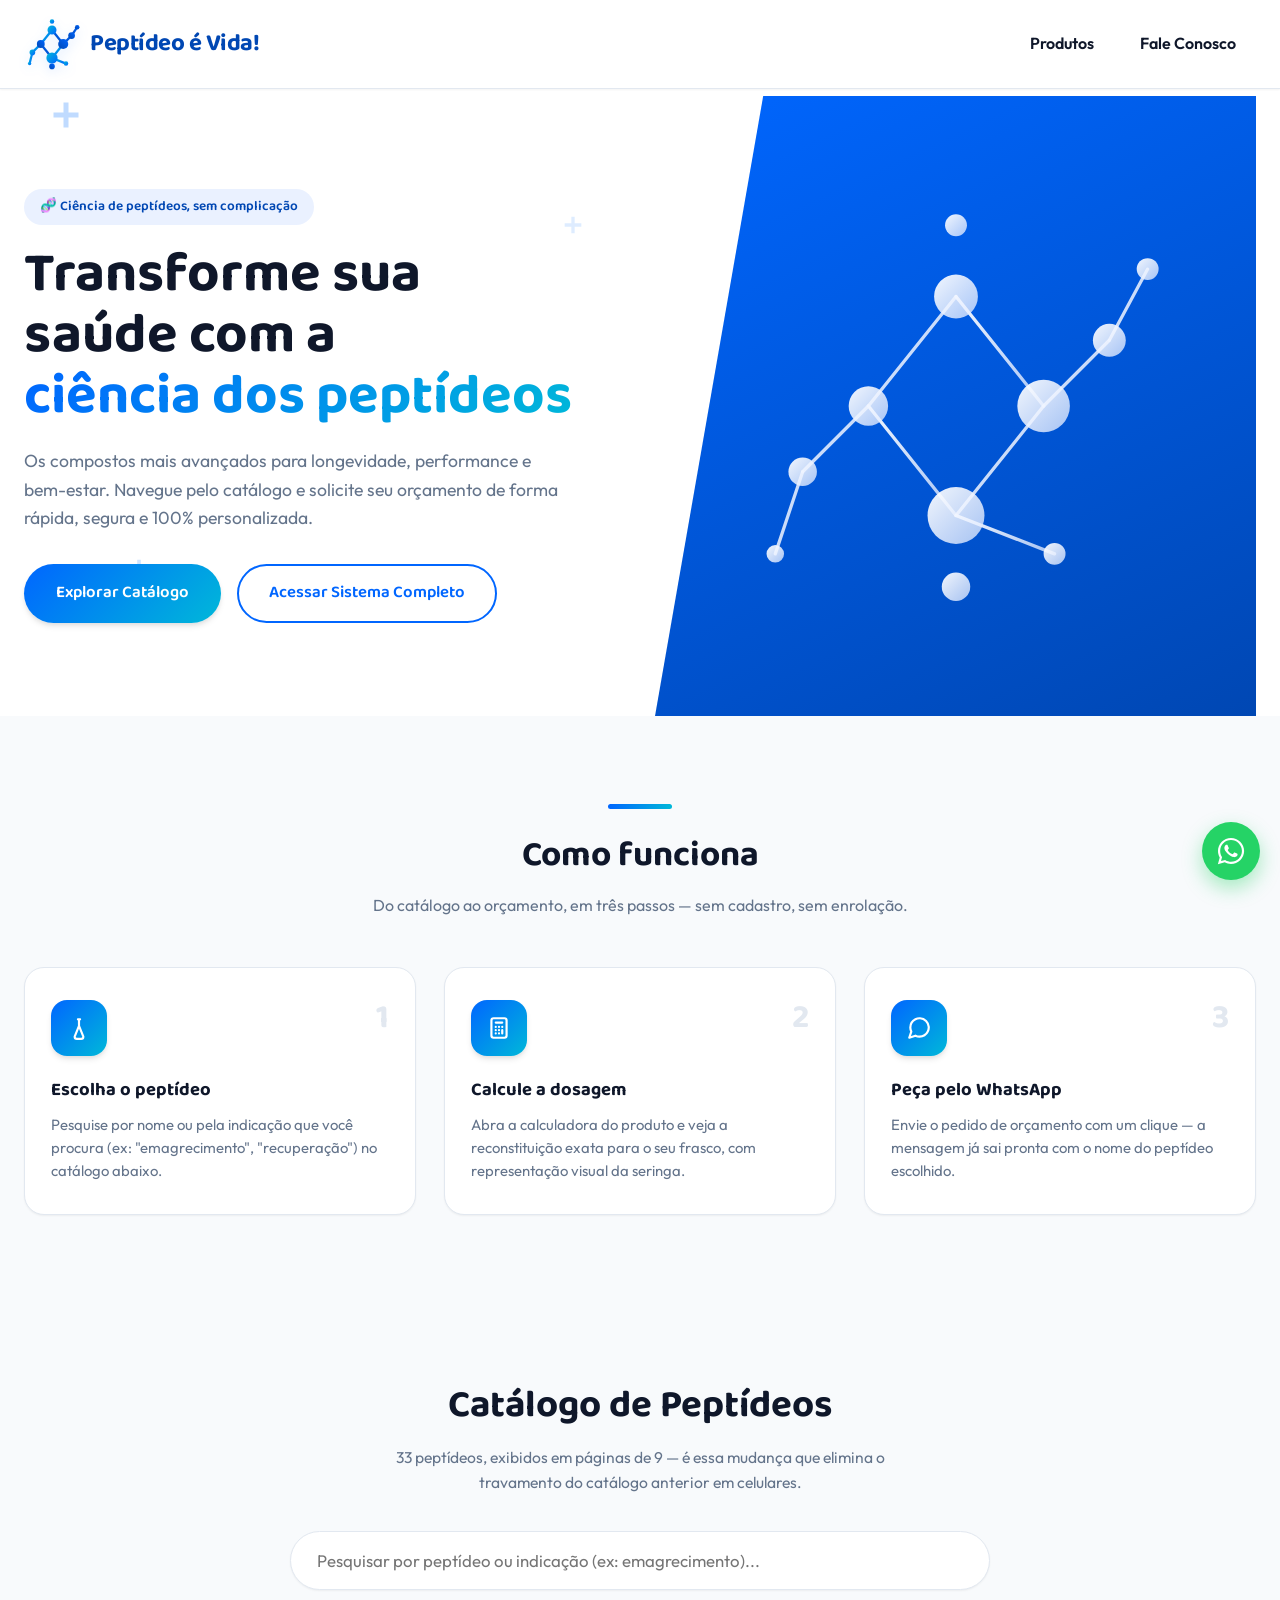
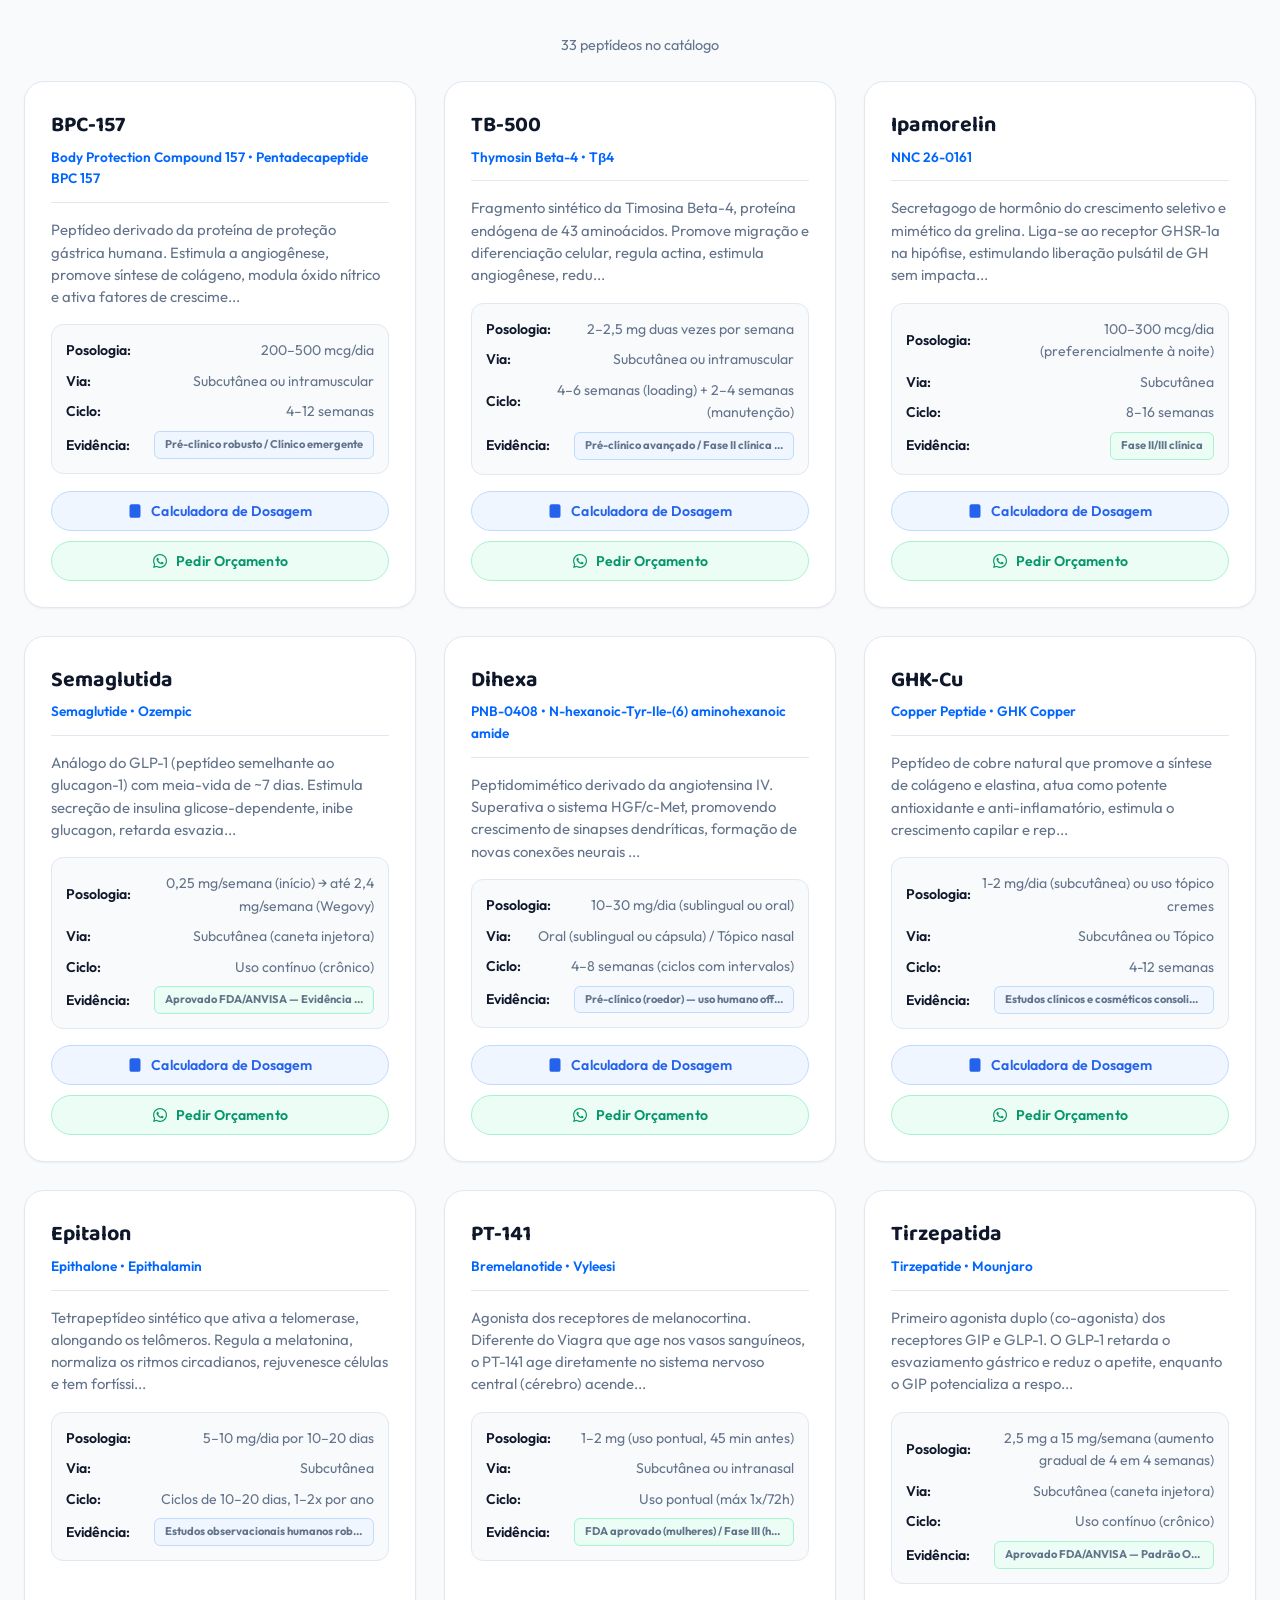
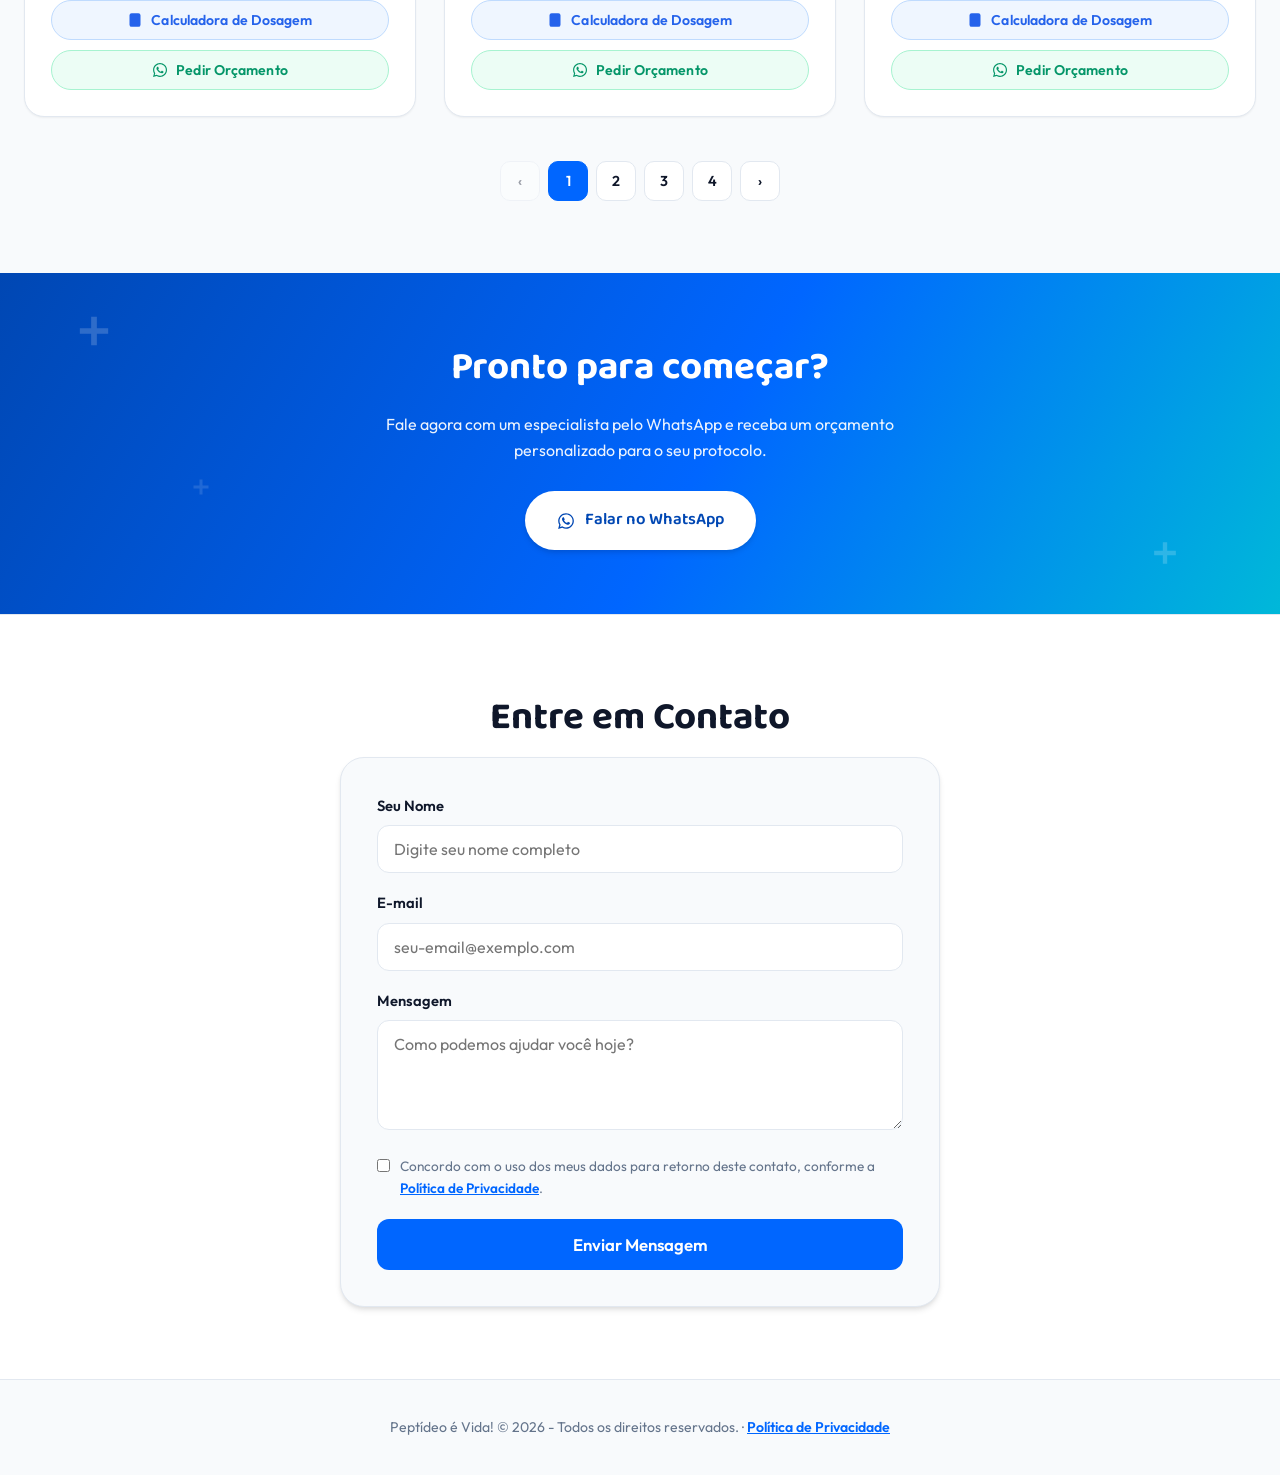
<file: index.html>
<!doctype html>
<html lang="pt-BR">
<head>
<meta charset="UTF-8" />
<meta name="viewport" content="width=device-width, initial-scale=1.0" />
<title>Peptídeo é Vida! | Orçamentos e Consultas</title>
<meta name="description" content="Os compostos mais avançados para longevidade, performance e bem-estar. Navegue pelo catálogo de peptídeos e solicite seu orçamento de forma rápida e personalizada." />
<link rel="icon" href="assets/logo.svg" type="image/svg+xml" />
<link rel="preconnect" href="https://fonts.googleapis.com" />
<link rel="preconnect" href="https://fonts.gstatic.com" crossorigin />
<link href="https://fonts.googleapis.com/css2?family=Outfit:wght@400;500;600;700;800&family=Baloo+2:wght@500;600;700;800&display=swap" rel="stylesheet" />
<link rel="stylesheet" href="css/styles.css" />
</head>
<body>

<header class="header">
  <div class="container">
    <a href="#" class="logo">
      <img src="assets/logo.svg" alt="Peptídeo é Vida!" width="56" height="56" />
      <span>Peptídeo é Vida!</span>
    </a>
    <nav class="header-links" id="header-links">
      <a href="#produtos">Produtos</a>
      <a href="#contato">Fale Conosco</a>
    </nav>
    <button class="nav-toggle" id="nav-toggle" aria-label="Abrir menu" aria-expanded="false">
      <span></span><span></span><span></span>
    </button>
  </div>
</header>
<div class="nav-scrim" id="nav-scrim"></div>

<main>
  <section class="hero">
    <div class="container">
      <div class="hero-grid">
        <div class="hero-copy">
          <span class="hero-eyebrow">🧬 Ciência de peptídeos, sem complicação</span>
          <h1>Transforme sua saúde com a <span class="text-gradient">ciência dos peptídeos</span></h1>
          <p>Os compostos mais avançados para longevidade, performance e bem-estar. Navegue pelo catálogo e solicite seu orçamento de forma rápida, segura e 100% personalizada.</p>
          <div class="hero-buttons">
            <a href="#produtos" class="btn-primary">Explorar Catálogo</a>
            <a href="https://peptideosystem.netlify.app/" target="_blank" rel="noopener noreferrer" class="btn-system">Acessar Sistema Completo</a>
          </div>
        </div>

        <svg class="hero-cross c1" viewBox="0 0 24 24" fill="currentColor" aria-hidden="true"><path d="M10 2h4v8h8v4h-8v8h-4v-8H2v-4h8V2z"/></svg>
        <svg class="hero-cross c2" viewBox="0 0 24 24" fill="currentColor" aria-hidden="true"><path d="M10 2h4v8h8v4h-8v8h-4v-8H2v-4h8V2z"/></svg>
        <svg class="hero-cross c3" viewBox="0 0 24 24" fill="currentColor" aria-hidden="true"><path d="M10 2h4v8h8v4h-8v8h-4v-8H2v-4h8V2z"/></svg>

        <div class="hero-panel" aria-hidden="true">
          <svg viewBox="0 0 420 420" xmlns="http://www.w3.org/2000/svg">
            <defs>
              <linearGradient id="molGrad" x1="0%" y1="0%" x2="100%" y2="100%">
                <stop offset="0%" stop-color="#fff" stop-opacity=".95" />
                <stop offset="100%" stop-color="#dfe9ff" stop-opacity=".75" />
              </linearGradient>
            </defs>
            <g stroke="url(#molGrad)" stroke-width="3" fill="none" stroke-linecap="round">
              <line x1="130" y1="210" x2="210" y2="110" /><line x1="210" y1="110" x2="290" y2="210" />
              <line x1="290" y1="210" x2="210" y2="310" /><line x1="210" y1="310" x2="130" y2="210" />
              <line x1="130" y1="210" x2="70" y2="270" /><line x1="290" y1="210" x2="350" y2="150" />
              <line x1="210" y1="110" x2="210" y2="45" /><line x1="210" y1="310" x2="210" y2="375" />
              <line x1="70" y1="270" x2="45" y2="345" /><line x1="350" y1="150" x2="385" y2="85" />
              <line x1="210" y1="310" x2="300" y2="345" />
            </g>
            <g fill="url(#molGrad)">
              <circle cx="210" cy="110" r="20" /><circle cx="290" cy="210" r="24" />
              <circle cx="210" cy="310" r="26" /><circle cx="130" cy="210" r="18" />
              <circle cx="70" cy="270" r="13" /><circle cx="350" cy="150" r="15" />
              <circle cx="210" cy="45" r="10" /><circle cx="210" cy="375" r="13" />
              <circle cx="45" cy="345" r="8" /><circle cx="385" cy="85" r="10" />
              <circle cx="300" cy="345" r="10" />
            </g>
          </svg>
        </div>
      </div>
    </div>
  </section>

  <section class="steps-section">
    <div class="container">
      <div class="section-header-bar">
        <div class="bar"></div>
        <h2>Como funciona</h2>
        <p>Do catálogo ao orçamento, em três passos — sem cadastro, sem enrolação.</p>
      </div>
      <div class="steps-grid">
        <div class="step-card">
          <span class="step-number">1</span>
          <span class="step-badge"><svg viewBox="0 0 24 24"><path stroke-linecap="round" stroke-linejoin="round" d="M11 4h2m-1 0v6m0 0-4 10a2 2 0 0 0 2 2h4a2 2 0 0 0 2-2l-4-10Z"/></svg></span>
          <h3>Escolha o peptídeo</h3>
          <p>Pesquise por nome ou pela indicação que você procura (ex: "emagrecimento", "recuperação") no catálogo abaixo.</p>
        </div>
        <div class="step-card">
          <span class="step-number">2</span>
          <span class="step-badge"><svg viewBox="0 0 24 24"><path stroke-linecap="round" stroke-linejoin="round" d="M9 7h6m0 10v-3m-3 3h.01M9 17h.01M9 14h.01M12 14h.01M15 11h.01M12 11h.01M9 11h.01M7 21h10a2 2 0 0 0 2-2V5a2 2 0 0 0-2-2H7a2 2 0 0 0-2 2v14a2 2 0 0 0 2 2Z"/></svg></span>
          <h3>Calcule a dosagem</h3>
          <p>Abra a calculadora do produto e veja a reconstituição exata para o seu frasco, com representação visual da seringa.</p>
        </div>
        <div class="step-card">
          <span class="step-number">3</span>
          <span class="step-badge"><svg viewBox="0 0 24 24"><path stroke-linecap="round" stroke-linejoin="round" d="M21 11.5a8.38 8.38 0 0 1-.9 3.8 8.5 8.5 0 0 1-7.6 4.7 8.38 8.38 0 0 1-3.8-.9L3 21l1.9-5.7a8.38 8.38 0 0 1-.9-3.8 8.5 8.5 0 0 1 4.7-7.6 8.38 8.38 0 0 1 3.8-.9h.5a8.48 8.48 0 0 1 8 8v.5Z"/></svg></span>
          <h3>Peça pelo WhatsApp</h3>
          <p>Envie o pedido de orçamento com um clique — a mensagem já sai pronta com o nome do peptídeo escolhido.</p>
        </div>
      </div>
    </div>
  </section>

  <section id="produtos" class="search-section">
    <div class="container">
      <h2 class="section-title">Catálogo de Peptídeos</h2>
      <p class="section-sub">33 peptídeos, exibidos em páginas de 9 — é essa mudança que elimina o travamento do catálogo anterior em celulares.</p>
      <div class="search-bar">
        <label for="search-input" class="visually-hidden">Pesquisar peptídeo</label>
        <input type="text" id="search-input" class="search-input" placeholder="Pesquisar por peptídeo ou indicação (ex: emagrecimento)..." />
      </div>
      <p class="result-count" id="result-count"></p>
      <div class="products-grid" id="products-grid"></div>
      <div class="pagination" id="pagination"></div>
    </div>
  </section>

  <section class="cta-band">
    <svg class="cross c1" viewBox="0 0 24 24" fill="currentColor" aria-hidden="true"><path d="M10 2h4v8h8v4h-8v8h-4v-8H2v-4h8V2z"/></svg>
    <svg class="cross c2" viewBox="0 0 24 24" fill="currentColor" aria-hidden="true"><path d="M10 2h4v8h8v4h-8v8h-4v-8H2v-4h8V2z"/></svg>
    <svg class="cross c3" viewBox="0 0 24 24" fill="currentColor" aria-hidden="true"><path d="M10 2h4v8h8v4h-8v8h-4v-8H2v-4h8V2z"/></svg>
    <div class="container">
      <h2>Pronto para começar?</h2>
      <p>Fale agora com um especialista pelo WhatsApp e receba um orçamento personalizado para o seu protocolo.</p>
      <a href="#" id="cta-whatsapp" class="btn-primary">
        <svg viewBox="0 0 448 512" width="18" height="18" fill="currentColor" aria-hidden="true"><path d="M380.9 97.1C339 55.1 283.2 32 223.9 32c-122.4 0-222 99.6-222 222 0 39.1 10.2 77.3 29.6 111L0 480l117.7-30.9c32.4 17.7 68.9 27 106.1 27h.1c122.3 0 224.1-99.6 224.1-222 0-59.3-25.2-115-67.1-157zM223.9 438.3c-33.1 0-65.5-8.9-94-25.7l-6.7-4-69.8 18.3L72 359.2l-4.4-7c-18.5-29.4-28.2-63.3-28.2-98.2 0-101.7 82.8-184.5 184.6-184.5 49.3 0 95.6 19.2 130.4 54.1 34.8 34.9 56.2 81.2 56.1 130.5 0 101.8-84.9 184.6-186.6 184.6zm101.2-138.2c-5.5-2.8-32.8-16.2-37.9-18-5.1-1.9-8.8-2.8-12.5 2.8-3.7 5.6-14.3 18-17.6 21.8-3.2 3.7-6.5 4.2-12 1.4-32.6-16.3-54-29.1-75.5-66-5.7-9.8 5.7-9.1 16.3-30.3 1.8-3.7 .9-6.9-.5-9.7-1.4-2.8-12.5-30.1-17.1-41.2-4.5-10.8-9.1-9.3-12.5-9.5-3.2-.2-6.9-.2-10.6-.2-3.7 0-9.7 1.4-14.8 6.9-5.1 5.6-19.4 19-19.4 46.3 0 27.3 19.9 53.7 22.6 57.4 2.8 3.7 39.1 59.7 94.8 83.8 35.2 15.2 49 16.5 66.6 13.9 10.7-1.6 32.8-13.4 37.4-26.4 4.6-13 4.6-24.1 3.2-26.4-1.3-2.5-5-3.9-10.5-6.6z"/></svg>
        Falar no WhatsApp
      </a>
    </div>
  </section>

  <section id="contato" class="contact-section">
    <div class="container">
      <h2 class="section-title">Entre em Contato</h2>
      <div class="contact-container">
        <form id="contact-form" method="POST">
          <input type="hidden" name="form-name" value="contato" />
          <!-- honeypot anti-spam -->
          <input type="text" name="_gotcha" style="display:none" tabindex="-1" autocomplete="off" />

          <div class="form-group">
            <label for="name">Seu Nome</label>
            <input type="text" id="name" name="name" class="form-control" placeholder="Digite seu nome completo" required />
          </div>
          <div class="form-group">
            <label for="email">E-mail</label>
            <input type="email" id="email" name="email" class="form-control" placeholder="seu-email@exemplo.com" required />
          </div>
          <div class="form-group">
            <label for="message">Mensagem</label>
            <textarea id="message" name="message" class="form-control" placeholder="Como podemos ajudar você hoje?" required></textarea>
          </div>
          <label class="form-consent">
            <input type="checkbox" required />
            <span>Concordo com o uso dos meus dados para retorno deste contato, conforme a <a href="privacidade.html">Política de Privacidade</a>.</span>
          </label>
          <button type="submit" class="btn-submit" id="form-submit">Enviar Mensagem</button>
          <div class="form-status" id="form-status"></div>
        </form>
      </div>
    </div>
  </section>
</main>

<div class="floating-whatsapp-container">
  <div class="whatsapp-bot-window" id="wa-window">
    <div class="bot-header">
      <svg viewBox="0 0 448 512"><path d="M380.9 97.1C339 55.1 283.2 32 223.9 32c-122.4 0-222 99.6-222 222 0 39.1 10.2 77.3 29.6 111L0 480l117.7-30.9c32.4 17.7 68.9 27 106.1 27h.1c122.3 0 224.1-99.6 224.1-222 0-59.3-25.2-115-67.1-157zM223.9 438.3c-33.1 0-65.5-8.9-94-25.7l-6.7-4-69.8 18.3L72 359.2l-4.4-7c-18.5-29.4-28.2-63.3-28.2-98.2 0-101.7 82.8-184.5 184.6-184.5 49.3 0 95.6 19.2 130.4 54.1 34.8 34.9 56.2 81.2 56.1 130.5 0 101.8-84.9 184.6-186.6 184.6zm101.2-138.2c-5.5-2.8-32.8-16.2-37.9-18-5.1-1.9-8.8-2.8-12.5 2.8-3.7 5.6-14.3 18-17.6 21.8-3.2 3.7-6.5 4.2-12 1.4-32.6-16.3-54-29.1-75.5-66-5.7-9.8 5.7-9.1 16.3-30.3 1.8-3.7 .9-6.9-.5-9.7-1.4-2.8-12.5-30.1-17.1-41.2-4.5-10.8-9.1-9.3-12.5-9.5-3.2-.2-6.9-.2-10.6-.2-3.7 0-9.7 1.4-14.8 6.9-5.1 5.6-19.4 19-19.4 46.3 0 27.3 19.9 53.7 22.6 57.4 2.8 3.7 39.1 59.7 94.8 83.8 35.2 15.2 49 16.5 66.6 13.9 10.7-1.6 32.8-13.4 37.4-26.4 4.6-13 4.6-24.1 3.2-26.4-1.3-2.5-5-3.9-10.5-6.6z"/></svg>
      <span>Atendimento Online</span>
    </div>
    <div class="bot-body">
      <div class="bot-message">Olá! 😊 Como podemos te ajudar hoje? Selecione um dos assuntos abaixo para falar com um especialista:</div>
      <div class="bot-options">
        <button class="bot-option-btn" data-wa-topic="Emagrecimento e Definição">🔥 Emagrecimento e Definição</button>
        <button class="bot-option-btn" data-wa-topic="Longevidade e Anti-aging">🧬 Longevidade e Anti-aging</button>
        <button class="bot-option-btn" data-wa-topic="Recuperação de Lesões">💪 Recuperação de Lesões</button>
        <button class="bot-option-btn" data-wa-topic="Falar com um Consultor">👨‍💻 Falar com um Consultor</button>
      </div>
    </div>
  </div>
  <button class="floating-btn" id="wa-toggle" aria-label="Abrir chat do WhatsApp">
    <svg viewBox="0 0 448 512"><path d="M380.9 97.1C339 55.1 283.2 32 223.9 32c-122.4 0-222 99.6-222 222 0 39.1 10.2 77.3 29.6 111L0 480l117.7-30.9c32.4 17.7 68.9 27 106.1 27h.1c122.3 0 224.1-99.6 224.1-222 0-59.3-25.2-115-67.1-157zM223.9 438.3c-33.1 0-65.5-8.9-94-25.7l-6.7-4-69.8 18.3L72 359.2l-4.4-7c-18.5-29.4-28.2-63.3-28.2-98.2 0-101.7 82.8-184.5 184.6-184.5 49.3 0 95.6 19.2 130.4 54.1 34.8 34.9 56.2 81.2 56.1 130.5 0 101.8-84.9 184.6-186.6 184.6zm101.2-138.2c-5.5-2.8-32.8-16.2-37.9-18-5.1-1.9-8.8-2.8-12.5 2.8-3.7 5.6-14.3 18-17.6 21.8-3.2 3.7-6.5 4.2-12 1.4-32.6-16.3-54-29.1-75.5-66-5.7-9.8 5.7-9.1 16.3-30.3 1.8-3.7 .9-6.9-.5-9.7-1.4-2.8-12.5-30.1-17.1-41.2-4.5-10.8-9.1-9.3-12.5-9.5-3.2-.2-6.9-.2-10.6-.2-3.7 0-9.7 1.4-14.8 6.9-5.1 5.6-19.4 19-19.4 46.3 0 27.3 19.9 53.7 22.6 57.4 2.8 3.7 39.1 59.7 94.8 83.8 35.2 15.2 49 16.5 66.6 13.9 10.7-1.6 32.8-13.4 37.4-26.4 4.6-13 4.6-24.1 3.2-26.4-1.3-2.5-5-3.9-10.5-6.6z"/></svg>
  </button>
</div>

<footer>
  <div class="container">
    <p>Peptídeo é Vida! © <span id="year"></span> - Todos os direitos reservados. · <a href="privacidade.html">Política de Privacidade</a></p>
  </div>
</footer>

<script src="js/products.js"></script>
<script src="js/app.js"></script>
</body>
</html>
</file>
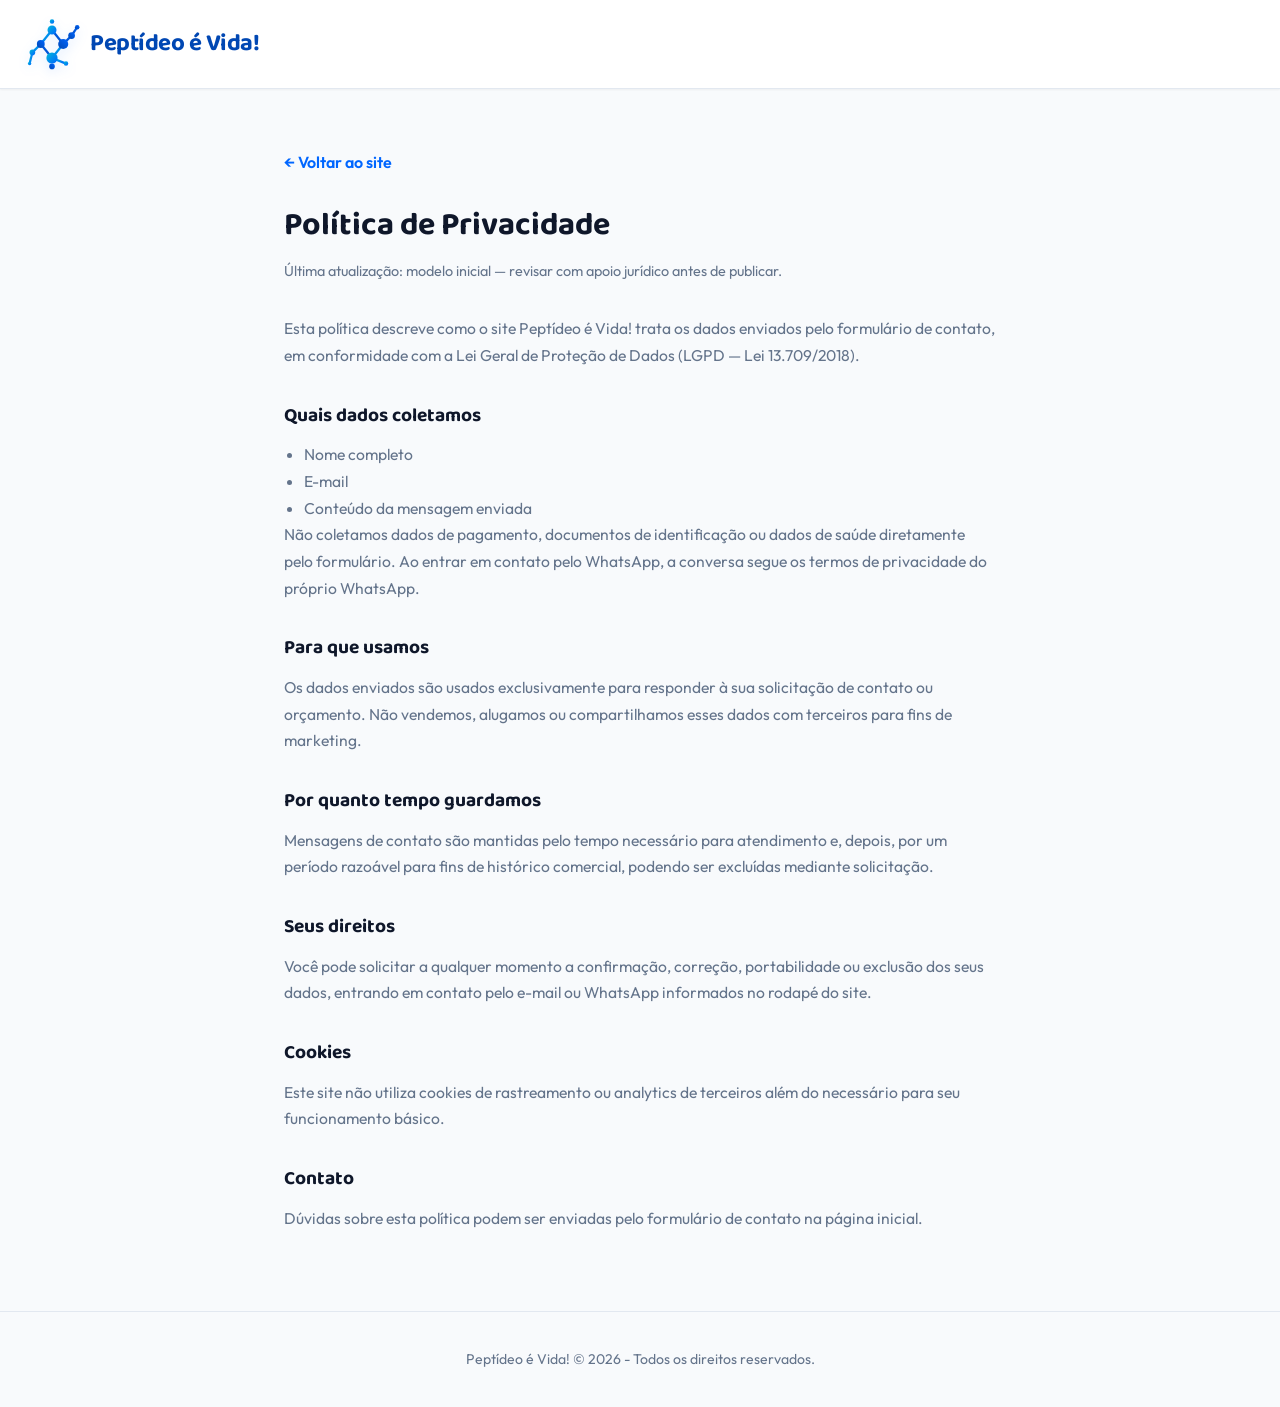
<file: privacidade.html>
<!doctype html>
<html lang="pt-BR">
<head>
<meta charset="UTF-8" />
<meta name="viewport" content="width=device-width, initial-scale=1.0" />
<title>Política de Privacidade | Peptídeo é Vida!</title>
<link rel="icon" href="assets/logo.svg" type="image/svg+xml" />
<link rel="preconnect" href="https://fonts.googleapis.com" />
<link rel="preconnect" href="https://fonts.gstatic.com" crossorigin />
<link href="https://fonts.googleapis.com/css2?family=Outfit:wght@400;500;600;700;800&family=Baloo+2:wght@500;600;700;800&display=swap" rel="stylesheet" />
<link rel="stylesheet" href="css/styles.css" />
<style>
  .policy { max-width: 760px; margin: 0 auto; padding: 150px 24px 80px; }
  .policy h1 { font-family: var(--font-display); font-size: 2rem; font-weight: 700; margin-bottom: 8px; }
  .policy .updated { color: var(--text-muted); font-size: .9rem; margin-bottom: 32px; }
  .policy h2 { font-family: var(--font-display); font-size: 1.2rem; font-weight: 700; margin: 32px 0 10px; }
  .policy p, .policy li { color: var(--text-muted); font-size: .98rem; line-height: 1.7; }
  .policy ul { padding-left: 20px; margin-top: 8px; }
  .policy a.back { display: inline-block; margin-bottom: 24px; color: var(--primary); font-weight: 600; text-decoration: none; }
</style>
</head>
<body>
<header class="header">
  <div class="container">
    <a href="index.html" class="logo">
      <img src="assets/logo.svg" alt="Peptídeo é Vida!" width="56" height="56" />
      <span>Peptídeo é Vida!</span>
    </a>
  </div>
</header>

<main class="policy">
  <a href="index.html" class="back">← Voltar ao site</a>
  <h1>Política de Privacidade</h1>
  <p class="updated">Última atualização: modelo inicial — revisar com apoio jurídico antes de publicar.</p>

  <p>Esta política descreve como o site Peptídeo é Vida! trata os dados enviados pelo formulário de contato, em conformidade com a Lei Geral de Proteção de Dados (LGPD — Lei 13.709/2018).</p>

  <h2>Quais dados coletamos</h2>
  <ul>
    <li>Nome completo</li>
    <li>E-mail</li>
    <li>Conteúdo da mensagem enviada</li>
  </ul>
  <p>Não coletamos dados de pagamento, documentos de identificação ou dados de saúde diretamente pelo formulário. Ao entrar em contato pelo WhatsApp, a conversa segue os termos de privacidade do próprio WhatsApp.</p>

  <h2>Para que usamos</h2>
  <p>Os dados enviados são usados exclusivamente para responder à sua solicitação de contato ou orçamento. Não vendemos, alugamos ou compartilhamos esses dados com terceiros para fins de marketing.</p>

  <h2>Por quanto tempo guardamos</h2>
  <p>Mensagens de contato são mantidas pelo tempo necessário para atendimento e, depois, por um período razoável para fins de histórico comercial, podendo ser excluídas mediante solicitação.</p>

  <h2>Seus direitos</h2>
  <p>Você pode solicitar a qualquer momento a confirmação, correção, portabilidade ou exclusão dos seus dados, entrando em contato pelo e-mail ou WhatsApp informados no rodapé do site.</p>

  <h2>Cookies</h2>
  <p>Este site não utiliza cookies de rastreamento ou analytics de terceiros além do necessário para seu funcionamento básico.</p>

  <h2>Contato</h2>
  <p>Dúvidas sobre esta política podem ser enviadas pelo formulário de contato na página inicial.</p>
</main>

<footer>
  <div class="container">
    <p>Peptídeo é Vida! © <span id="year"></span> - Todos os direitos reservados.</p>
  </div>
</footer>
<script>document.getElementById("year").textContent = new Date().getFullYear();</script>
</body>
</html>
</file>
<file: css/styles.css>
:root {
  --primary: #06f;
  --primary-light: #4d9bff;
  --primary-dark: #0047b3;
  --secondary: #00b8d9;
  --success: #25d366;
  --bg-main: #f8fafc;
  --bg-card: #fff;
  --text-main: #0f172a;
  --text-muted: #64748b;
  --border: #e2e8f0;
  --shadow-sm: 0 1px 2px 0 #0000000d;
  --shadow-md: 0 4px 6px -1px #0000001a, 0 2px 4px -1px #0000000f;
  --shadow-lg: 0 10px 15px -3px #0000001a, 0 4px 6px -2px #0000000d;
  --shadow-glow: 0 10px 30px #06f3;
  --font-main: "Outfit", -apple-system, BlinkMacSystemFont, "Segoe UI", sans-serif;
  --font-display: "Baloo 2", "Outfit", -apple-system, BlinkMacSystemFont, sans-serif;
}

* { box-sizing: border-box; margin: 0; padding: 0; }
html { scroll-behavior: smooth; }
body {
  font-family: var(--font-main);
  background-color: var(--bg-main);
  color: var(--text-main);
  -webkit-font-smoothing: antialiased;
  line-height: 1.6;
  overflow-x: hidden;
}
a { color: inherit; }
img, svg { max-width: 100%; display: block; }
button { font-family: inherit; }

.container { max-width: 1280px; margin: 0 auto; padding: 0 24px; }
.text-gradient {
  background: linear-gradient(135deg, var(--primary) 0%, var(--secondary) 100%);
  -webkit-text-fill-color: transparent;
  -webkit-background-clip: text;
  background-clip: text;
  display: inline-block;
}

/* ---------- Header ---------- */
.header {
  z-index: 1000;
  border-bottom: 1px solid var(--border);
  width: 100%;
  box-shadow: var(--shadow-sm);
  background: #ffffffe6;
  padding: 16px 0;
  position: fixed;
  top: 0;
  left: 0;
}
.header .container { justify-content: space-between; align-items: center; display: flex; }
.logo { align-items: center; gap: 10px; text-decoration: none; display: flex; }
.logo img { filter: drop-shadow(0 4px 6px #0066ff1f); width: 56px; height: 56px; }
.logo span { font-family: var(--font-display); color: var(--primary-dark); letter-spacing: -.5px; font-size: 1.5rem; font-weight: 700; line-height: 1; }

.header-links { display: flex; align-items: center; gap: 6px; }
.header-links a {
  color: var(--text-main); font-size: 1rem; font-weight: 600; text-decoration: none; transition: all .25s;
  padding: 10px 20px; border-radius: 50px;
}
.header-links a:hover { color: var(--primary); }
.header-links a.active-link { background: var(--primary); color: #fff; }
.header-links a.active-link:hover { color: #fff; }

.nav-toggle {
  display: none; background: none; border: none; cursor: pointer; padding: 8px;
  flex-direction: column; gap: 5px;
}
.nav-toggle span { width: 24px; height: 2.5px; background: var(--text-main); border-radius: 2px; transition: transform .25s, opacity .25s; }
.nav-toggle[aria-expanded="true"] span:nth-child(1) { transform: translateY(7.5px) rotate(45deg); }
.nav-toggle[aria-expanded="true"] span:nth-child(2) { opacity: 0; }
.nav-toggle[aria-expanded="true"] span:nth-child(3) { transform: translateY(-7.5px) rotate(-45deg); }

/* ---------- Hero (chevron split, na linha do template de referência) ---------- */
.hero {
  position: relative;
  overflow: hidden;
  padding-top: 96px;
  background: #fff;
}
.hero-grid {
  display: grid; grid-template-columns: 1.05fr 1fr; align-items: center; min-height: 620px;
}
.hero-copy { position: relative; z-index: 3; padding: 56px 0; }
.hero-eyebrow {
  display: inline-flex; align-items: center; gap: 8px; font-family: var(--font-display); font-weight: 600;
  font-size: .85rem; color: var(--primary-dark); background: var(--primary-light-bg, #eaf1ff);
  padding: 7px 16px; border-radius: 50px; margin-bottom: 20px;
}
.hero h1 {
  font-family: var(--font-display); color: var(--text-main); margin-bottom: 20px;
  font-size: clamp(2.3rem, 4.4vw, 3.6rem); font-weight: 700; line-height: 1.08; text-wrap: balance;
}
.hero p { color: var(--text-muted); margin-bottom: 32px; font-size: 1.1rem; line-height: 1.6; max-width: 46ch; }
.hero-buttons { align-items: center; gap: 16px; display: flex; flex-wrap: wrap; }

.hero-panel {
  position: relative; z-index: 1; align-self: stretch;
  background: linear-gradient(155deg, var(--primary) 0%, var(--primary-dark) 100%);
  clip-path: polygon(18% 0, 100% 0, 100% 100%, 0% 100%);
  display: flex; align-items: center; justify-content: center; padding: 40px;
}
.hero-panel svg { width: 100%; max-width: 460px; }
.hero-cross { position: absolute; z-index: 2; color: var(--primary-light); opacity: .35; }
.hero-cross.c1 { top: 14%; left: 4%; width: 30px; }
.hero-cross.c2 { top: 78%; left: 10%; width: 22px; opacity: .25; }
.hero-cross.c3 { top: 30%; left: 44%; width: 20px; opacity: .18; }

.btn-primary {
  font-family: var(--font-display);
  background: linear-gradient(135deg, var(--primary), var(--secondary));
  color: #fff; cursor: pointer; box-shadow: var(--shadow-md); border: none; border-radius: 50px;
  align-items: center; gap: 10px; padding: 16px 32px; font-size: 1.05rem; font-weight: 600;
  text-decoration: none; transition: all .3s; display: inline-flex;
}
.btn-primary:hover { box-shadow: var(--shadow-glow); transform: translateY(-2px); }
.btn-system {
  font-family: var(--font-display);
  color: var(--primary); border: 2px solid var(--primary); cursor: pointer; background: #fff; border-radius: 50px;
  align-items: center; gap: 10px; padding: 14px 30px; font-size: 1.05rem; font-weight: 600;
  text-decoration: none; transition: all .3s; display: inline-flex;
}
.btn-system:hover { background: var(--primary); color: #fff; }

@media (max-width: 900px) {
  .hero-grid { grid-template-columns: 1fr; min-height: 0; }
  .hero-copy { padding: 40px 0 32px; text-align: center; }
  .hero-copy p { margin-inline: auto; }
  .hero-buttons { justify-content: center; }
  .hero-panel { clip-path: none; border-radius: 28px; min-height: 260px; margin-bottom: 8px; }
}
@media (max-width: 640px) {
  .hero-buttons { flex-direction: column; width: 100%; }
  .btn-primary, .btn-system { justify-content: center; width: 100%; }
}

/* ---------- Como funciona (mosaico de ícones, no padrão do template) ---------- */
.steps-section { padding: 88px 0; background: var(--bg-main); }
.section-header-bar { max-width: 640px; margin: 0 auto 48px; text-align: center; }
.section-header-bar .bar { width: 64px; height: 5px; background: linear-gradient(90deg, var(--primary), var(--secondary)); border-radius: 4px; margin: 0 auto 18px; }
.section-header-bar h2 { font-family: var(--font-display); font-size: clamp(1.6rem, 3.2vw, 2.2rem); font-weight: 700; margin-bottom: 10px; text-wrap: balance; }
.section-header-bar p { color: var(--text-muted); font-size: 1rem; }

.steps-grid { display: grid; grid-template-columns: repeat(3, 1fr); gap: 28px; }
.step-card { background: #fff; border: 1px solid var(--border); border-radius: 20px; padding: 32px 26px; position: relative; box-shadow: var(--shadow-sm); }
.step-badge {
  width: 56px; height: 56px; border-radius: 16px; display: flex; align-items: center; justify-content: center;
  background: linear-gradient(135deg, var(--primary), var(--secondary)); color: #fff; margin-bottom: 20px;
  box-shadow: var(--shadow-md);
}
.step-badge svg { width: 26px; height: 26px; stroke: currentColor; fill: none; stroke-width: 2; }
.step-number { font-family: var(--font-display); position: absolute; top: 24px; right: 26px; font-size: 2.1rem; font-weight: 700; color: var(--border); }
.step-card h3 { font-family: var(--font-display); font-size: 1.15rem; font-weight: 700; margin-bottom: 8px; }
.step-card p { color: var(--text-muted); font-size: .93rem; line-height: 1.55; }
@media (max-width: 860px) { .steps-grid { grid-template-columns: 1fr; } }

/* ---------- CTA band (reprise do painel diagonal, antes do rodapé) ---------- */
.cta-band {
  position: relative; overflow: hidden; background: linear-gradient(120deg, var(--primary-dark), var(--primary) 55%, var(--secondary));
  padding: 64px 0; text-align: center; color: #fff;
}
.cta-band .cross { position: absolute; opacity: .18; color: #fff; }
.cta-band .cross.c1 { top: 12%; left: 6%; width: 34px; }
.cta-band .cross.c2 { bottom: 14%; right: 8%; width: 26px; }
.cta-band .cross.c3 { top: 60%; left: 15%; width: 18px; opacity: .12; }
.cta-band h2 { font-family: var(--font-display); font-size: clamp(1.6rem, 3.4vw, 2.4rem); font-weight: 700; margin-bottom: 14px; position: relative; z-index: 1; text-wrap: balance; }
.cta-band p { opacity: .92; max-width: 52ch; margin: 0 auto 28px; position: relative; z-index: 1; }
.cta-band .btn-primary { background: #fff; color: var(--primary-dark); position: relative; z-index: 1; }
.cta-band .btn-primary:hover { box-shadow: 0 10px 30px #00000033; }

/* ---------- Catalog / search ---------- */
.search-section { padding: 72px 0; }
.section-title { font-family: var(--font-display); text-align: center; color: var(--text-main); margin-bottom: 8px; font-size: clamp(1.7rem, 3.5vw, 2.4rem); font-weight: 700; text-wrap: balance; }
.section-sub { text-align: center; color: var(--text-muted); max-width: 56ch; margin: 0 auto 36px; font-size: .98rem; }
.search-bar { width: 100%; max-width: 700px; margin: 0 auto 44px; }
.search-input {
  border: 1px solid var(--border); width: 100%; color: var(--text-main); box-shadow: var(--shadow-sm);
  background: #fff; border-radius: 60px; outline: none; padding: 18px 26px; font-family: inherit;
  font-size: 1.05rem; transition: all .3s;
}
.search-input:focus { border-color: var(--primary); box-shadow: 0 0 0 4px #0066ff1a, var(--shadow-sm); }

.result-count { text-align: center; color: var(--text-muted); font-size: .9rem; margin-bottom: 24px; }

.products-grid {
  grid-template-columns: repeat(auto-fill, minmax(320px, 1fr));
  gap: 28px; display: grid;
}
.product-card {
  background: var(--bg-card); border: 1px solid var(--border); box-shadow: var(--shadow-sm);
  border-radius: 20px; flex-direction: column; padding: 26px; gap: 16px;
  transition: transform .25s ease, box-shadow .25s ease, border-color .25s ease;
  display: flex;
}
.product-card:hover { box-shadow: var(--shadow-lg); border-color: var(--primary-light); transform: translateY(-4px); }
.product-card-top { border-bottom: 1px solid var(--border); flex-direction: column; padding-bottom: 12px; display: flex; }
.product-card h3 { font-family: var(--font-display); color: var(--text-main); margin-bottom: 4px; font-size: 1.35rem; font-weight: 700; }
.product-card .alias { color: var(--primary); font-size: .85rem; font-weight: 600; }
.mechanism-text { color: var(--text-muted); font-size: .93rem; line-height: 1.5; }

.peptide-specs {
  background: var(--bg-main); border: 1px solid var(--border); border-radius: 12px;
  flex-direction: column; gap: 8px; padding: 14px; font-size: .88rem; display: flex;
}
.spec-item { justify-content: space-between; align-items: center; gap: 8px; display: flex; }
.spec-item strong { color: var(--text-main); font-weight: 600; white-space: nowrap; }
.spec-item span { color: var(--text-muted); text-align: right; }

.evidence-badge {
  text-align: right; white-space: nowrap; text-overflow: ellipsis; border: 1px solid transparent;
  border-radius: 6px; max-width: 220px; padding: 4px 10px; font-size: .7rem; font-weight: 700;
  display: inline-block; overflow: hidden;
}
.evidence-high { color: #047857; background-color: #ecfdf5; border-color: #a7f3d0; }
.evidence-medium { color: #1d4ed8; background-color: #eff6ff; border-color: #bfdbfe; }
.evidence-low { color: #b45309; background-color: #fffbeb; border-color: #fde68a; }

.product-actions { gap: 10px; margin-top: auto; display: flex; flex-wrap: wrap; }
.btn-calculator-toggle, .btn-whatsapp {
  letter-spacing: .1px; cursor: pointer; border-radius: 50px; justify-content: center; align-items: center;
  gap: 8px; flex: 1 1 auto; min-width: 150px; padding: 10px 18px; font-size: .88rem; font-weight: 600;
  transition: all .25s ease; display: inline-flex; border: 1px solid;
}
.btn-calculator-toggle { color: #2563eb; background-color: #eff6ff; border-color: #bfdbfe; }
.btn-calculator-toggle:hover, .btn-calculator-toggle.active { color: #fff; background-color: #2563eb; border-color: transparent; }
.btn-calculator-toggle svg, .btn-whatsapp svg { width: 16px; height: 16px; fill: currentColor; flex-shrink: 0; }
.btn-whatsapp { color: #059669; background-color: #ecfdf5; border-color: #a7f3d0; }
.btn-whatsapp:hover { color: #fff; background-color: #059669; border-color: transparent; }

/* ---------- Calculator (mounts only for the open card) ---------- */
.peptide-calculator {
  background: var(--bg-main); border: 1px solid var(--border); text-align: left; border-radius: 16px;
  flex-direction: column; gap: 16px; padding: 20px; animation: slideDown .3s ease-out; display: flex;
}
@keyframes slideDown { 0% { opacity: 0; transform: translateY(-10px); } to { opacity: 1; transform: translateY(0); } }
.calculator-header { justify-content: space-between; align-items: center; display: flex; }
.calculator-header h4 { font-family: var(--font-display); color: var(--text-main); margin: 0; font-size: 1.05rem; font-weight: 700; }
.btn-reset-calc { color: var(--text-muted); cursor: pointer; background: none; border: none; font-size: .85rem; font-weight: 600; text-decoration: underline; }
.btn-reset-calc:hover { color: var(--primary); }

.calc-alert { border-left: 4px solid; border-radius: 8px; padding: 10px 14px; font-size: .85rem; line-height: 1.4; }
.calc-alert.warning { color: #b45309; background-color: #fffbeb; border-color: #f59e0b; }
.calc-alert.info { color: #1d4ed8; background-color: #eff6ff; border-color: #3b82f6; }
.calc-alert.danger { color: #b91c1c; background-color: #fef2f2; border-color: #ef4444; }

.calculator-grid { grid-template-columns: 1fr; gap: 16px; display: grid; }
@media (min-width: 576px) { .calculator-grid { grid-template-columns: 1fr 1fr; } }
.input-group { flex-direction: column; gap: 6px; display: flex; }
.input-group label { color: var(--text-main); font-size: .85rem; font-weight: 600; }
.calc-range { width: 100%; accent-color: var(--primary); cursor: pointer; }
.calc-num-input { border: 1px solid var(--border); border-radius: 8px; outline: none; width: 100%; padding: 8px 12px; font-family: inherit; font-size: .9rem; }
.calc-num-input:focus { border-color: var(--primary); }

.calculator-results { border: 1px solid var(--border); background: #fff; border-radius: 12px; grid-template-columns: repeat(2, 1fr); gap: 12px; padding: 14px; display: grid; }
.result-metric { flex-direction: column; gap: 4px; display: flex; }
.result-metric.highlight { border: 1px solid var(--primary-light); background: linear-gradient(135deg, #0066ff14 0%, #00b8d914 100%); border-radius: 8px; grid-column: span 2; align-items: center; padding: 10px; }
.metric-label { color: var(--text-muted); text-transform: uppercase; letter-spacing: .5px; font-size: .72rem; font-weight: 600; }
.metric-value { color: var(--text-main); font-size: 1rem; font-weight: 700; font-variant-numeric: tabular-nums; }
.result-metric.highlight .metric-value { color: var(--primary-dark); font-size: 1.4rem; }

.syringe-visualization { border: 1px solid var(--border); background: #fff; border-radius: 12px; flex-direction: column; gap: 8px; padding: 16px; display: flex; }
.vis-title { color: var(--text-main); text-align: left; font-size: .85rem; font-weight: 700; }
.syringe-container { align-items: center; width: 100%; margin: 15px 0 25px; padding: 0 10px; display: flex; }
.syringe-needle { background-color: #94a3b8; flex-shrink: 0; width: 15px; height: 2px; position: relative; }
.syringe-needle::after { content: ""; background-color: #64748b; border-radius: 1px; width: 4px; height: 10px; position: absolute; top: -4px; right: 0; }
.syringe-barrel { background-color: #f8fafc; border: 2px solid #64748b; border-radius: 4px; flex-grow: 1; height: 36px; position: relative; overflow: visible; box-shadow: inset 0 2px 4px #0000000d; }
.syringe-plunger { border-right: 3px solid var(--primary); background: linear-gradient(90deg, #0066ff40 0%, #00b8d940 100%); height: 100%; transition: width .3s; position: absolute; top: 0; left: 0; }
.syringe-markings { pointer-events: none; width: 100%; height: 100%; position: absolute; top: 0; left: 0; }
.syringe-tick { background-color: #94a3b8; width: 1px; height: 8px; position: absolute; top: 0; }
.syringe-tick.major { height: 12px; }
.tick-label { color: #64748b; font-size: .6rem; font-weight: 700; position: absolute; top: 14px; left: 50%; transform: translateX(-50%); }
.syringe-plunger-rod { background-color: #cbd5e1; border: 2px solid #64748b; border-left: none; border-radius: 0 3px 3px 0; flex-shrink: 0; width: 25px; height: 10px; position: relative; }
.vis-summary { color: var(--text-muted); text-align: center; margin: 0; font-size: .85rem; font-weight: 500; }

.reconstitution-guide { text-align: left; }
.reconstitution-guide h5 { color: var(--text-main); margin-bottom: 8px; font-size: .95rem; font-weight: 700; }
.reconstitution-guide ol { color: var(--text-muted); display: flex; flex-direction: column; gap: 6px; padding-left: 18px; font-size: .85rem; }
.reconstitution-guide li { line-height: 1.4; }
.calc-disclaimer { color: var(--text-muted); border: 1px dashed var(--border); background-color: #00000005; border-radius: 8px; padding: 10px; font-size: .75rem; line-height: 1.4; }

/* ---------- Pagination ---------- */
.pagination { display: flex; justify-content: center; align-items: center; gap: 8px; margin-top: 44px; flex-wrap: wrap; }
.page-btn {
  min-width: 40px; height: 40px; padding: 0 12px; border-radius: 10px; border: 1px solid var(--border);
  background: #fff; color: var(--text-main); font-weight: 600; font-size: .9rem; cursor: pointer; transition: all .2s;
}
.page-btn:hover:not(:disabled) { border-color: var(--primary); color: var(--primary); }
.page-btn.active { background: var(--primary); border-color: var(--primary); color: #fff; }
.page-btn:disabled { opacity: .4; cursor: not-allowed; }

/* ---------- Contact ---------- */
.contact-section { border-top: 1px solid var(--border); background: #fff; padding: 72px 0; }
.contact-container { background: var(--bg-main); max-width: 600px; box-shadow: var(--shadow-md); border: 1px solid var(--border); border-radius: 24px; margin: 0 auto; padding: 36px; }
.form-group { margin-bottom: 18px; }
.form-group label { color: var(--text-main); margin-bottom: 8px; font-weight: 600; display: block; font-size: .92rem; }
.form-control { border: 1px solid var(--border); background: #fff; border-radius: 12px; outline: none; width: 100%; padding: 13px 16px; font-family: inherit; font-size: 1rem; transition: border-color .3s; }
.form-control:focus { border-color: var(--primary); }
textarea.form-control { resize: vertical; min-height: 110px; }
.form-consent { display: flex; align-items: flex-start; gap: 10px; margin-bottom: 20px; font-size: .85rem; color: var(--text-muted); }
.form-consent input { margin-top: 3px; }
.form-consent a { color: var(--primary); font-weight: 600; }
.btn-submit { background: var(--primary); color: #fff; cursor: pointer; border: none; border-radius: 12px; width: 100%; padding: 15px; font-size: 1.05rem; font-weight: 600; transition: background .3s; }
.btn-submit:hover { background: var(--primary-dark); }
.btn-submit:disabled { opacity: .6; cursor: wait; }
.form-status { margin-top: 14px; font-size: .88rem; padding: 10px 14px; border-radius: 10px; display: none; }
.form-status.show { display: block; }
.form-status.ok { background: #ecfdf5; color: #047857; border: 1px solid #a7f3d0; }
.form-status.err { background: #fef2f2; color: #b91c1c; border: 1px solid #fecaca; }

/* ---------- Floating WhatsApp ---------- */
/* O container é position:fixed sem largura/altura definida, então sua caixa
   de layout cresce pra caber a janela do bot mesmo fechada (só opacity:0,
   continua ocupando espaço). Sem "pointer-events:none" aqui, essa área
   INVISÍVEL ficava por cima de botões reais do catálogo (calculadora,
   pesquisa, orçamento) e engolia o toque — o site parecia travado porque o
   toque nunca chegava ao botão de verdade. Cada filho reativa pointer-events
   só quando está de fato visível. */
.floating-whatsapp-container { z-index: 900; flex-direction: column; align-items: flex-end; display: flex; position: fixed; bottom: 20px; right: 20px; pointer-events: none; }
.whatsapp-bot-window {
  opacity: 0; pointer-events: none; border: 1px solid var(--border); background: #fff; border-radius: 16px;
  width: min(300px, calc(100vw - 40px)); margin-bottom: 14px; transition: all .3s cubic-bezier(.175,.885,.32,1.275);
  overflow: hidden; transform: translateY(20px); box-shadow: 0 10px 40px #00000026;
}
.whatsapp-bot-window.open { opacity: 1; pointer-events: auto; transform: translateY(0); }
.bot-header { background: var(--success); color: #fff; align-items: center; gap: 12px; padding: 16px; font-weight: 700; display: flex; }
.bot-header svg { fill: currentColor; width: 22px; height: 22px; }
.bot-body { padding: 16px; }
.bot-message { background: var(--bg-main); color: var(--text-main); border-radius: 12px 12px 12px 0; margin-bottom: 16px; padding: 12px; font-size: .92rem; }
.bot-options { flex-direction: column; gap: 8px; display: flex; }
.bot-option-btn { border: 1px solid var(--border); text-align: left; color: var(--primary); cursor: pointer; background: #fff; border-radius: 20px; padding: 10px 16px; font-size: .88rem; font-weight: 600; transition: all .2s; }
.bot-option-btn:hover { background: var(--primary); color: #fff; border-color: var(--primary); }
.floating-btn {
  background: var(--success); color: #fff; cursor: pointer; border: none; border-radius: 50%;
  justify-content: center; align-items: center; width: 58px; height: 58px; transition: transform .3s;
  display: flex; box-shadow: 0 8px 20px #25d36666; pointer-events: auto;
}
.floating-btn svg { fill: currentColor; width: 30px; height: 30px; }
.floating-btn:hover { transform: scale(1.08); }

footer { background: var(--bg-main); text-align: center; color: var(--text-muted); border-top: 1px solid var(--border); padding: 36px 0; font-size: .88rem; }
footer a { color: var(--primary); font-weight: 600; }

.visually-hidden { position: absolute; width: 1px; height: 1px; overflow: hidden; clip: rect(0 0 0 0); white-space: nowrap; }

/* ---------- Responsive ---------- */
@media (max-width: 860px) {
  .header-links {
    position: fixed; top: 0; right: 0; height: 100vh; width: min(78vw, 320px);
    background: #fff; flex-direction: column; align-items: flex-start; justify-content: flex-start;
    padding: 96px 28px 28px; gap: 22px; box-shadow: -12px 0 30px #0000001a;
    transform: translateX(100%); transition: transform .3s ease; display: flex;
  }
  .header-links.open { transform: translateX(0); }
  .header-links a { font-size: 1.15rem; }
  .nav-toggle { display: flex; }
  .nav-scrim { position: fixed; inset: 0; background: #0f172a66; opacity: 0; pointer-events: none; transition: opacity .3s; z-index: 999; }
  .nav-scrim.open { opacity: 1; pointer-events: all; }
}
@media (max-width: 640px) {
  .product-actions { flex-direction: column; }
  .floating-whatsapp-container { bottom: 16px; right: 16px; }
  .floating-btn { width: 52px; height: 52px; }
  .floating-btn svg { width: 26px; height: 26px; }
}

@media (prefers-reduced-motion: reduce) {
  html { scroll-behavior: auto; }
  * { animation-duration: .001ms !important; transition-duration: .001ms !important; }
}

:focus-visible { outline: 3px solid var(--primary-light); outline-offset: 2px; }
</file>
